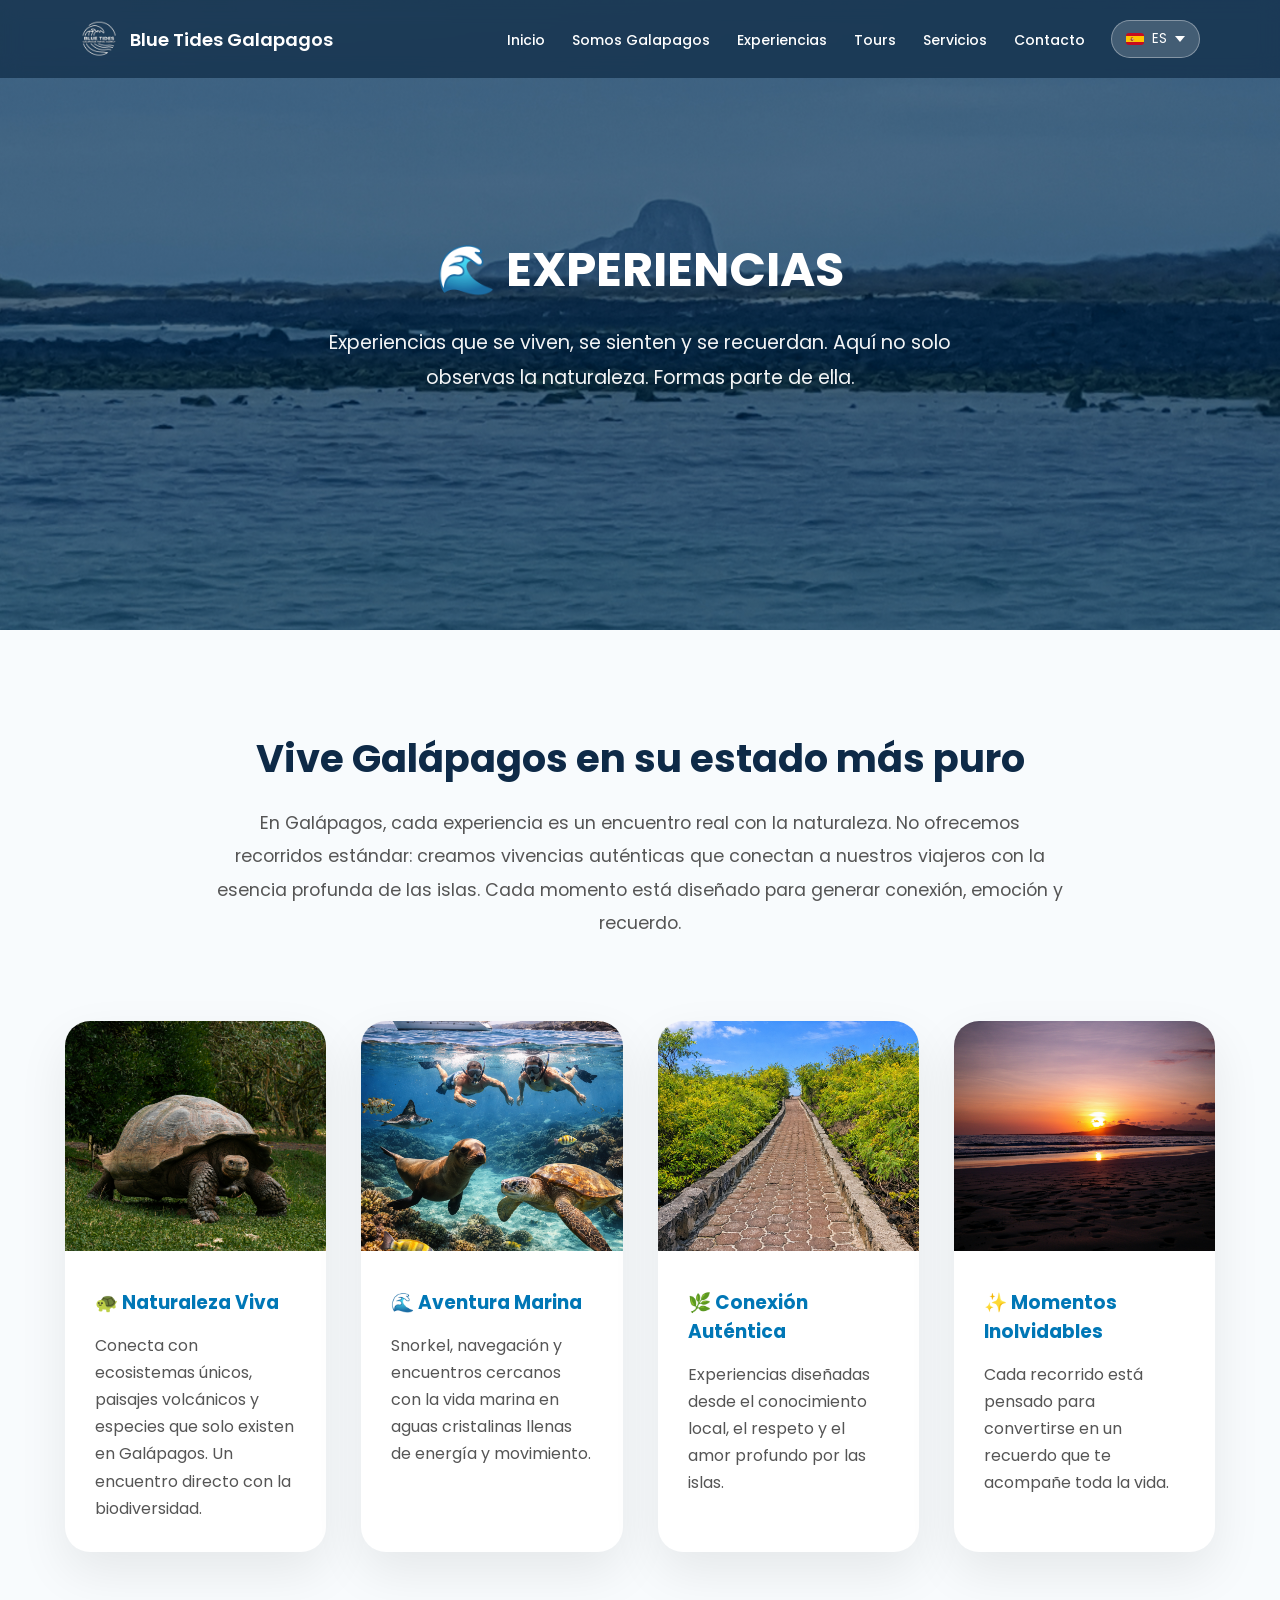
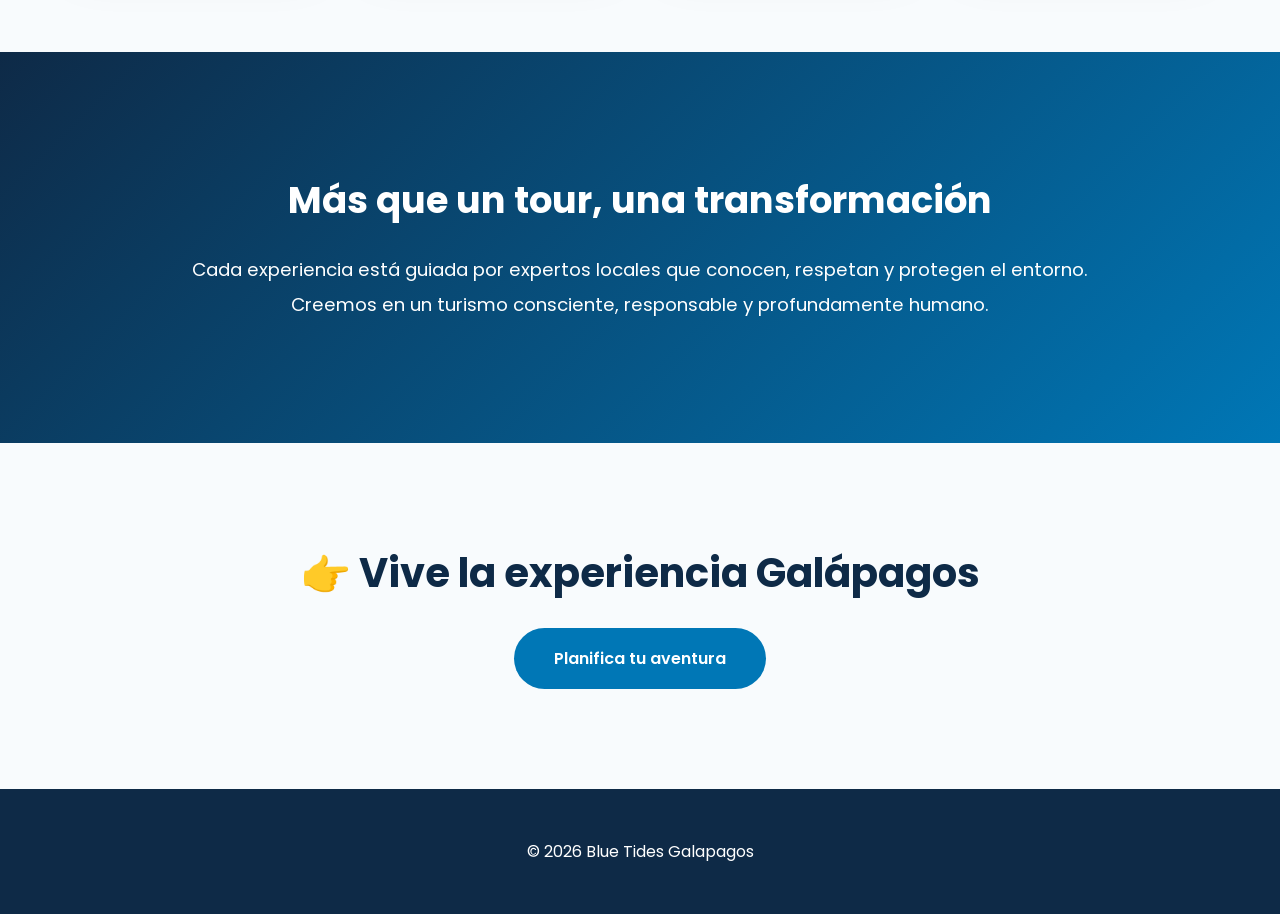
<file: experiencias.html>
<!DOCTYPE html>
<html lang="es">
<head>
<meta charset="UTF-8">
<meta name="viewport" content="width=device-width, initial-scale=1.0">
<title>Experiencias | Blue Tides Galapagos</title>

<link rel="stylesheet" href="css/styles.css">
<link href="https://fonts.googleapis.com/css2?family=Poppins:wght@300;400;500;600;700&display=swap" rel="stylesheet">

<style>

body{
  margin:0;
  font-family:'Poppins',sans-serif;
  background:#f8fbfd;
  color:#333;
}

/* ===== HERO ===== */
.hero-exp{
  height:70vh;
  background:linear-gradient(rgba(0,40,70,0.65), rgba(0,40,70,0.65)),
             url('img/experiencias-hero.jpg') center/cover no-repeat;
  display:flex;
  align-items:center;
  justify-content:center;
  text-align:center;
  color:white;
  padding:0 20px;
}

.hero-exp h1{
  font-size:3rem;
  margin-bottom:20px;
}

.hero-exp p{
  max-width:700px;
  font-size:1.2rem;
  line-height:1.8;
  opacity:.95;
}

/* ===== CONTENEDOR ===== */
.container{
  width:90%;
  max-width:1150px;
  margin:auto;
  padding:100px 0;
}

/* ===== INTRO ===== */
.section-intro{
  text-align:center;
  margin-bottom:80px;
}

.section-intro h2{
  font-size:2.4rem;
  color:#0e2a47;
  margin-bottom:20px;
}

.section-intro p{
  max-width:850px;
  margin:auto;
  line-height:1.9;
  color:#555;
  font-size:1.1rem;
}

/* ===== GRID EXPERIENCIAS ===== */
.exp-grid{
  display:grid;
  grid-template-columns:repeat(auto-fit,minmax(260px,1fr));
  gap:35px;
}

.exp-card{
  background:white;
  border-radius:25px;
  overflow:hidden;
  box-shadow:0 20px 50px rgba(0,0,0,0.08);
  transition:.4s;
}

.exp-card:hover{
  transform:translateY(-10px);
  box-shadow:0 25px 60px rgba(0,0,0,0.12);
}

.exp-card img{
  width:100%;
  height:230px;
  object-fit:cover;
}

.exp-card-content{
  padding:30px;
}

.exp-card-content h3{
  color:#0077b6;
  margin-bottom:15px;
}

.exp-card-content p{
  line-height:1.7;
  color:#555;
}

/* ===== BLOQUE DIFERENCIAL ===== */
.full-highlight{
  background:linear-gradient(135deg,#0e2a47,#0077b6);
  color:white;
  padding:120px 0;
  text-align:center;
}

.full-highlight .content{
  width:90%;
  max-width:900px;
  margin:auto;
}

.full-highlight h2{
  font-size:2.3rem;
  margin-bottom:25px;
}

.full-highlight p{
  font-size:1.15rem;
  line-height:1.9;
}

/* ===== CTA ===== */
.cta{
  text-align:center;
  padding:100px 20px;
}

.cta h2{
  font-size:2.5rem;
  color:#0e2a47;
  margin-bottom:25px;
}

.cta a{
  display:inline-block;
  padding:18px 40px;
  background:#0077b6;
  color:white;
  text-decoration:none;
  border-radius:50px;
  font-weight:600;
  transition:.3s;
}

.cta a:hover{
  background:#005f8d;
  transform:translateY(-5px);
}

/* RESPONSIVE */
@media(max-width:900px){
  .hero-exp h1{
    font-size:2.2rem;
  }
}

</style>
</head>

<body>

<nav class="navbar">
  <div class="logo">
    <img src="img/logo-blue-tides.png">
    <span>Blue Tides Galapagos</span>
  </div>
  
    <ul>
      <li><a href="index.html" data-i18n="nav_home">Inicio</a></li>
      <li><a href="somos-galapagos.html" data-i18n="nav_somos">Somos Galapagos</a></li>
      <li><a href="experiencias.html" data-i18n="nav_experiencias">Experiencias</a></li>
      <li><a href="tours.html" data-i18n="nav_tours">Tours</a></li>
      <li><a href="servicios.html" data-i18n="nav_servicios">Servicios</a></li>
    <!--   <li><a href="#galeria" data-i18n="nav_galeria">Galería</a></li>
     <li><a href="#testimonios" data-i18n="nav_testimonio">Testimonios</a></li>  -->
      <li><a href="#contacto" data-i18n="nav_contact">Contacto</a></li>
      <li class="lang-dropdown">
        <button class="lang-current">
            <img src="img/flags/es.svg" alt="ES">
            <span>ES</span>
            <svg class="arrow" width="10" height="6"><path fill="white" d="M0 0l5 6 5-6"/></svg>
        </button>

        <ul class="lang-menu">
            <li data-lang="es">
            <img src="img/flags/es.svg"> Español
            </li>
            <li data-lang="en">
            <img src="img/flags/gb.svg"> English
            </li>
        </ul>
      </li>

    </ul>
</nav>

<!-- HERO -->
<section class="hero-exp">
  <div>
    <h1>🌊 EXPERIENCIAS</h1>
    <p>
      Experiencias que se viven, se sienten y se recuerdan.
      Aquí no solo observas la naturaleza. Formas parte de ella.
    </p>
  </div>
</section>

<div class="container">

  <div class="section-intro">
    <h2>Vive Galápagos en su estado más puro</h2>
    <p>
      En Galápagos, cada experiencia es un encuentro real con la naturaleza.
      No ofrecemos recorridos estándar: creamos vivencias auténticas que conectan
      a nuestros viajeros con la esencia profunda de las islas.
      Cada momento está diseñado para generar conexión, emoción y recuerdo.
    </p>
  </div>

  <div class="exp-grid">

    <div class="exp-card">
      <img src="img/naturaleza-viva.jpg" alt="">
      <div class="exp-card-content">
        <h3>🐢 Naturaleza Viva</h3>
        <p>
          Conecta con ecosistemas únicos, paisajes volcánicos y especies que solo
          existen en Galápagos. Un encuentro directo con la biodiversidad.
        </p>
      </div>
    </div>

    <div class="exp-card">
      <img src="img/aventura-marina.jpg" alt="">
      <div class="exp-card-content">
        <h3>🌊 Aventura Marina</h3>
        <p>
          Snorkel, navegación y encuentros cercanos con la vida marina en aguas
          cristalinas llenas de energía y movimiento.
        </p>
      </div>
    </div>

    <div class="exp-card">
      <img src="img/conexion-autentica.jpg" alt="">
      <div class="exp-card-content">
        <h3>🌿 Conexión Auténtica</h3>
        <p>
          Experiencias diseñadas desde el conocimiento local, el respeto
          y el amor profundo por las islas.
        </p>
      </div>
    </div>

    <div class="exp-card">
      <img src="img/momentos-inolvidables.jpg" alt="">
      <div class="exp-card-content">
        <h3>✨ Momentos Inolvidables</h3>
        <p>
          Cada recorrido está pensado para convertirse en un recuerdo
          que te acompañe toda la vida.
        </p>
      </div>
    </div>

  </div>

</div>

<section class="full-highlight">
  <div class="content">
    <h2>Más que un tour, una transformación</h2>
    <p>
      Cada experiencia está guiada por expertos locales que conocen,
      respetan y protegen el entorno. Creemos en un turismo consciente,
      responsable y profundamente humano.
    </p>
  </div>
</section>

<section class="cta">
  <h2>👉 Vive la experiencia Galápagos</h2>
  <a href="index.html#contacto">Planifica tu aventura</a>
</section>

<footer style="text-align:center;padding:50px 0;background:#0e2a47;color:white;">
© 2026 Blue Tides Galapagos
</footer>

</body>
</html>
</file>
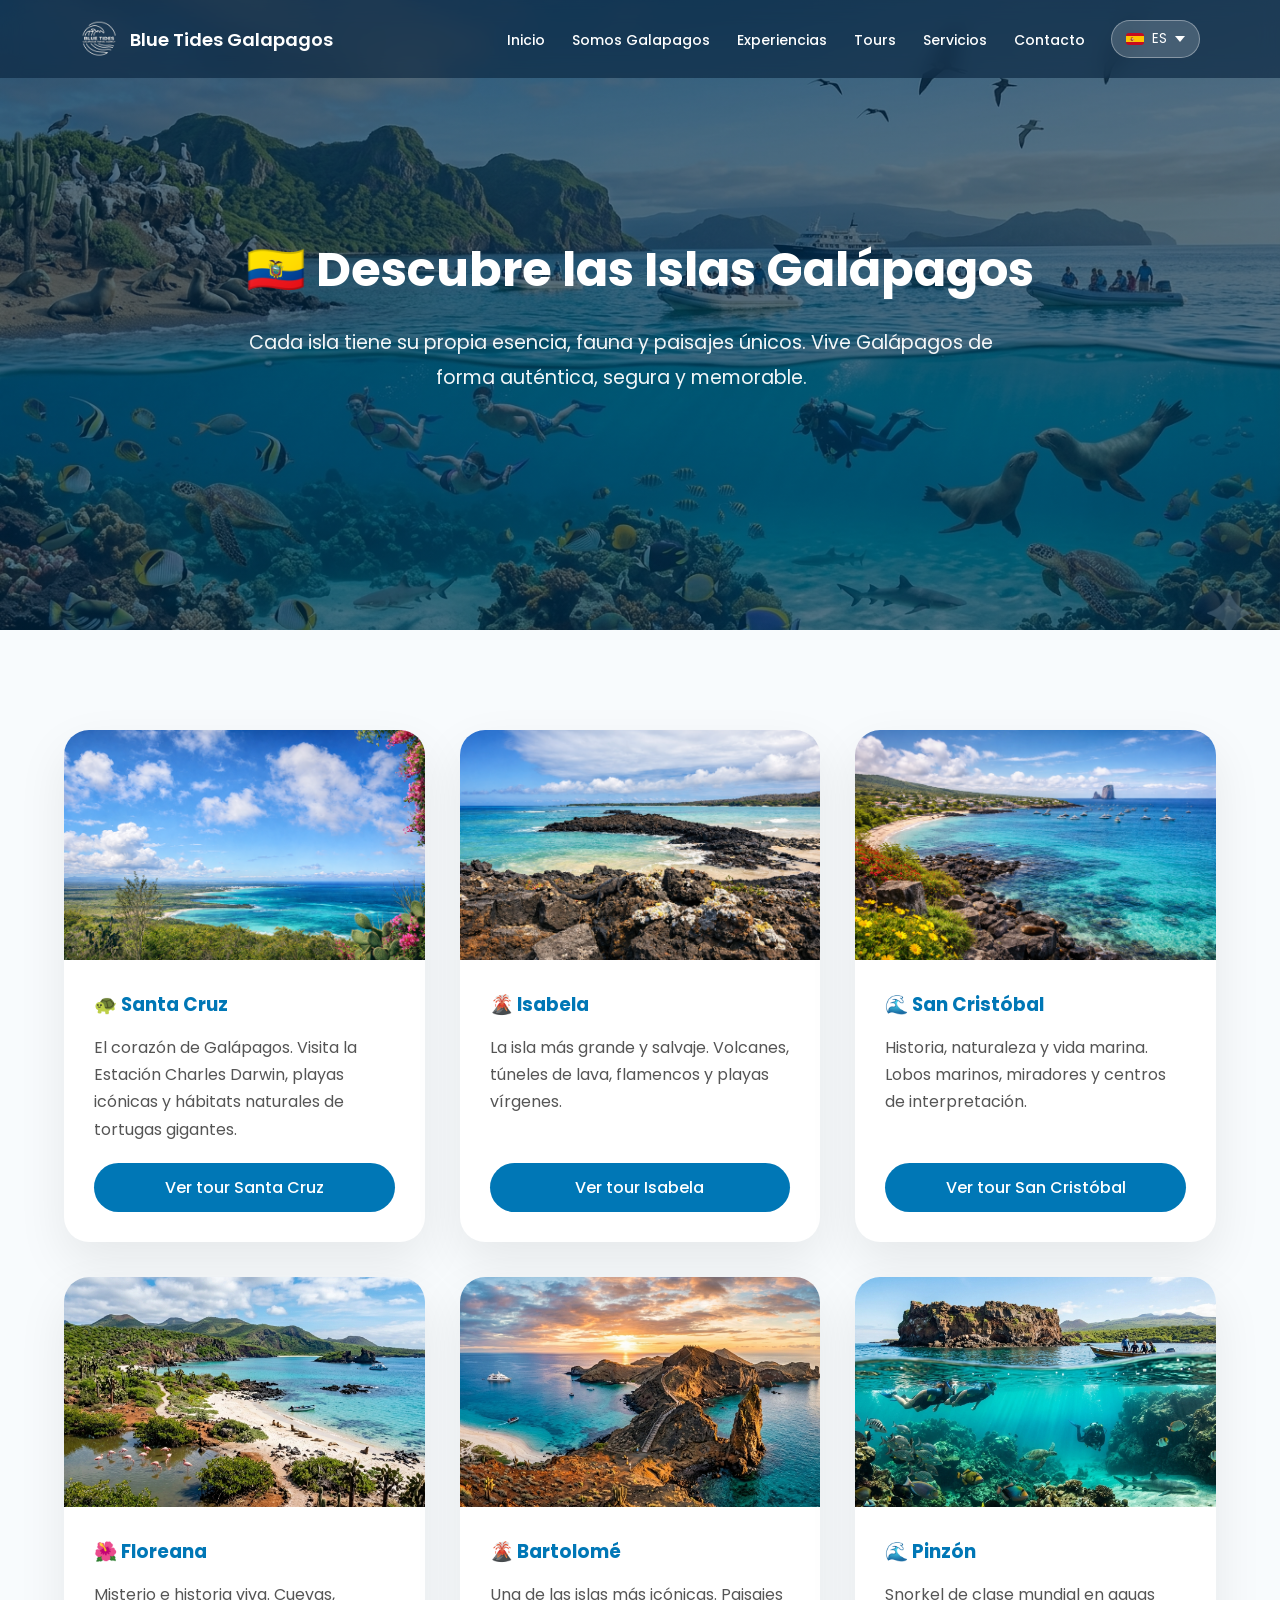
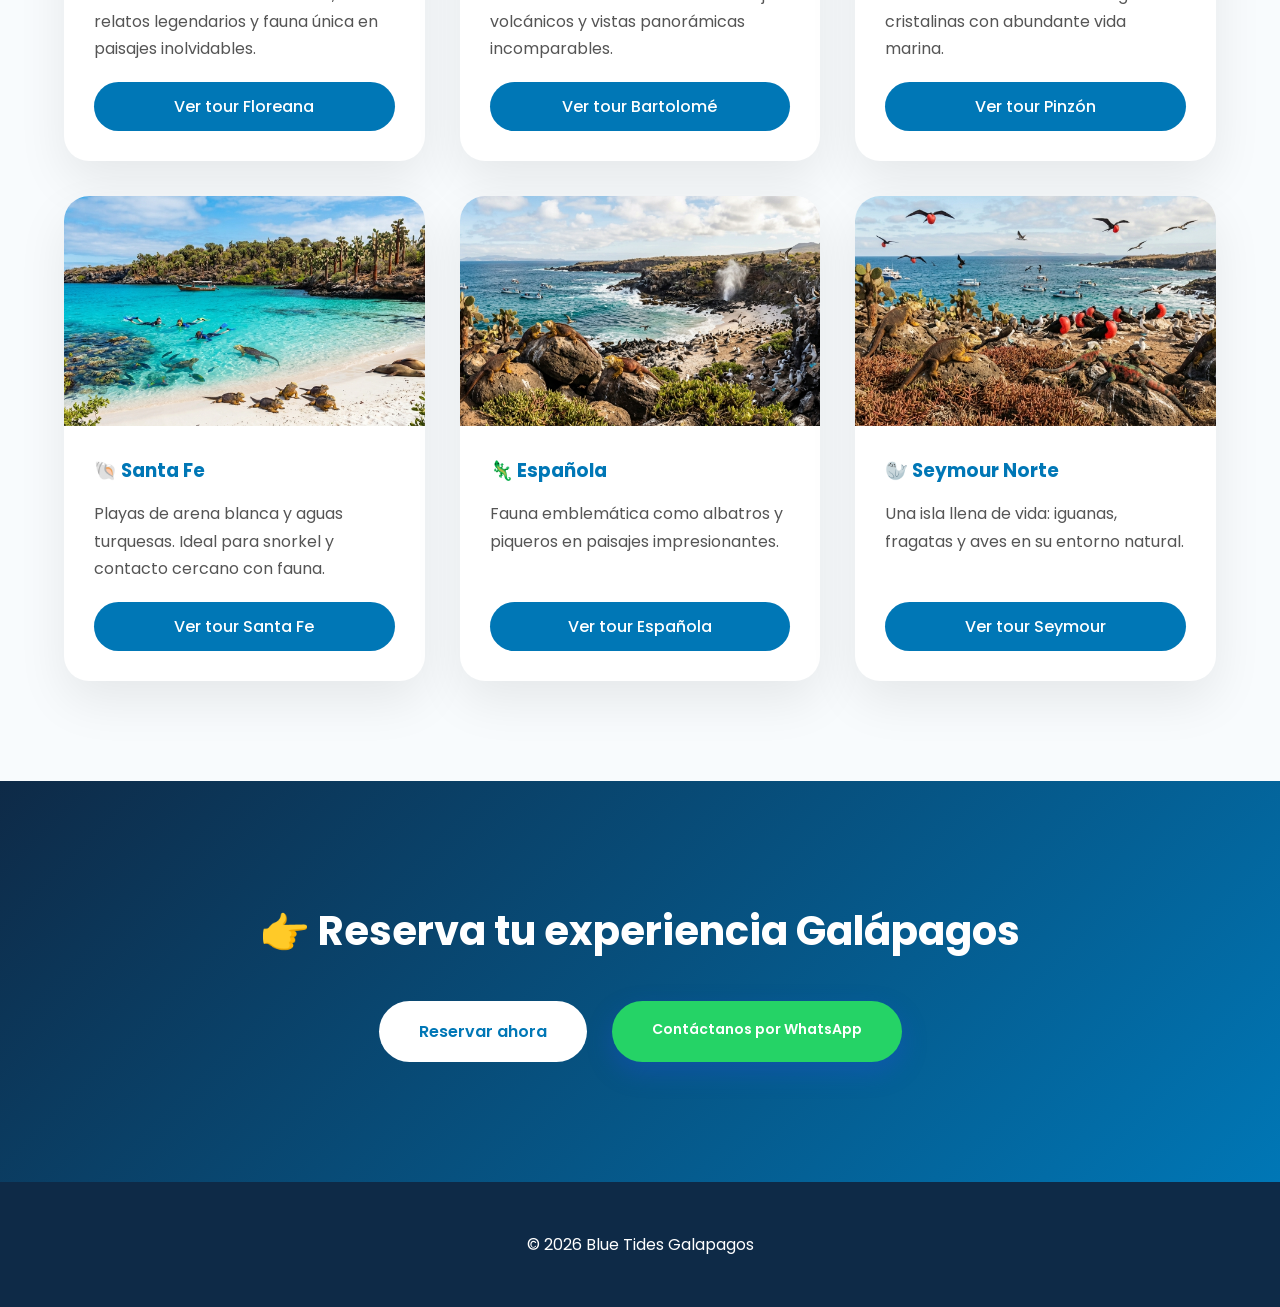
<file: tours.html>
<!DOCTYPE html>
<html lang="es">
<head>
<meta charset="UTF-8">
<meta name="viewport" content="width=device-width, initial-scale=1.0">
<title>Tours | Blue Tides Galapagos</title>

<link rel="stylesheet" href="css/styles.css">
<link href="https://fonts.googleapis.com/css2?family=Poppins:wght@300;400;500;600;700&display=swap" rel="stylesheet">

<style>

body{
  margin:0;
  font-family:'Poppins',sans-serif;
  background:#f8fbfd;
  color:#333;
}

/* ===== HERO ===== */
.hero-tours{
  height:70vh;
  background:linear-gradient(rgba(0,40,70,0.65), rgba(0,40,70,0.65)),
             url('img/tours-hero.jpg') center/cover no-repeat;
  display:flex;
  align-items:center;
  justify-content:center;
  text-align:center;
  color:white;
  padding:0 20px;
}

.hero-tours h1{
  font-size:3rem;
  margin-bottom:20px;
}

.hero-tours p{
  max-width:750px;
  font-size:1.2rem;
  line-height:1.8;
  opacity:.95;
}

/* ===== CONTENEDOR ===== */
.container{
  width:90%;
  max-width:1200px;
  margin:auto;
  padding:100px 0;
}

/* ===== INTRO ===== */
.section-intro{
  text-align:center;
  margin-bottom:80px;
}

.section-intro h2{
  font-size:2.4rem;
  color:#0e2a47;
  margin-bottom:20px;
}

.section-intro p{
  max-width:850px;
  margin:auto;
  line-height:1.9;
  color:#555;
  font-size:1.1rem;
}

/* ===== GRID TOURS ===== */
.tours-grid{
  display:grid;
  grid-template-columns:repeat(auto-fit,minmax(280px,1fr));
  gap:35px;
}

/* ===== CARD ===== */
.tour-card{
  background:white;
  border-radius:25px;
  overflow:hidden;
  box-shadow:0 20px 50px rgba(0,0,0,0.08);
  transition:.4s;
  display:flex;
  flex-direction:column;
}

.tour-card:hover{
  transform:translateY(-10px);
  box-shadow:0 25px 60px rgba(0,0,0,0.12);
}

.tour-card img{
  width:100%;
  height:230px;
  object-fit:cover;
}

.tour-content{
  padding:30px;
  flex:1;
  display:flex;
  flex-direction:column;
}

.tour-content h3{
  color:#0077b6;
  margin-bottom:15px;
}

.tour-content p{
  line-height:1.7;
  color:#555;
  flex:1;
}

/* ===== BOTÓN CARD ===== */
.tour-content a{
  display:inline-block;
  margin-top:20px;
  padding:12px 25px;
  background:#0077b6;
  color:white;
  text-decoration:none;
  border-radius:40px;
  font-weight:500;
  transition:.3s;
  text-align:center;
}

.tour-content a:hover{
  background:#005f8d;
}

/* ===== CTA FINAL ===== */
.cta{
  background:linear-gradient(135deg,#0e2a47,#0077b6);
  color:white;
  text-align:center;
  padding:120px 20px;
}

.cta h2{
  font-size:2.5rem;
  margin-bottom:40px;
}

.cta-buttons{
  display:flex;
  justify-content:center;
  gap:25px;
  flex-wrap:wrap;
}

.cta-buttons a{
  padding:18px 40px;
  border-radius:50px;
  text-decoration:none;
  font-weight:600;
  transition:.3s;
}

.btn-primary{
  background:white;
  color:#0077b6;
}

.btn-primary:hover{
  background:#f0f0f0;
}

.btn-secondary{
  background:#25D366;
  color:white;
}

.btn-secondary:hover{
  opacity:.9;
}

/* RESPONSIVE */
@media(max-width:900px){
  .hero-tours h1{
    font-size:2.2rem;
  }
}

</style>
</head>

<body>

<nav class="navbar">
  <div class="logo">
    <img src="img/logo-blue-tides.png">
    <span>Blue Tides Galapagos</span>
  </div>
  
    <ul>
      <li><a href="index.html" data-i18n="nav_home">Inicio</a></li>
      <li><a href="somos-galapagos.html" data-i18n="nav_somos">Somos Galapagos</a></li>
      <li><a href="experiencias.html" data-i18n="nav_experiencias">Experiencias</a></li>
      <li><a href="tours.html" data-i18n="nav_tours">Tours</a></li>
      <li><a href="servicios.html" data-i18n="nav_servicios">Servicios</a></li>
    <!--   <li><a href="#galeria" data-i18n="nav_galeria">Galería</a></li>
     <li><a href="#testimonios" data-i18n="nav_testimonio">Testimonios</a></li>  -->
      <li><a href="#contacto" data-i18n="nav_contact">Contacto</a></li>
      <li class="lang-dropdown">
        <button class="lang-current">
            <img src="img/flags/es.svg" alt="ES">
            <span>ES</span>
            <svg class="arrow" width="10" height="6"><path fill="white" d="M0 0l5 6 5-6"/></svg>
        </button>

        <ul class="lang-menu">
            <li data-lang="es">
            <img src="img/flags/es.svg"> Español
            </li>
            <li data-lang="en">
            <img src="img/flags/gb.svg"> English
            </li>
        </ul>
      </li>

    </ul>
</nav>

<!-- HERO -->
<section class="hero-tours">
  <div>
    <h1>🇪🇨 Descubre las Islas Galápagos</h1>
    <p>
      Cada isla tiene su propia esencia, fauna y paisajes únicos.
      Vive Galápagos de forma auténtica, segura y memorable.
    </p>
  </div>
</section>

<div class="container">

  <div class="tours-grid">

    <!-- SANTA CRUZ -->
    <div class="tour-card">
      <img src="img/santa-cruz.jpg" alt="">
      <div class="tour-content">
        <h3>🐢 Santa Cruz</h3>
        <p>
          El corazón de Galápagos. Visita la Estación Charles Darwin,
          playas icónicas y hábitats naturales de tortugas gigantes.
        </p>
        <a href="pdf/santa-cruz.pdf" target="_blank">
          Ver tour Santa Cruz
        </a>
      </div>
    </div>

    <!-- ISABELA -->
    <div class="tour-card">
      <img src="img/isabela.jpg" alt="">
      <div class="tour-content">
        <h3>🌋 Isabela</h3>
        <p>
          La isla más grande y salvaje. Volcanes, túneles de lava,
          flamencos y playas vírgenes.
        </p>
        <a href="pdf/isabela.pdf" target="_blank">
          Ver tour Isabela
        </a>
      </div>
    </div>

    <!-- SAN CRISTÓBAL -->
    <div class="tour-card">
      <img src="img/san-cristobal.jpg" alt="">
      <div class="tour-content">
        <h3>🌊 San Cristóbal</h3>
        <p>
          Historia, naturaleza y vida marina. Lobos marinos,
          miradores y centros de interpretación.
        </p>
        <a href="pdf/san-cristobal.pdf" target="_blank">
          Ver tour San Cristóbal
        </a>
      </div>
    </div>

    <!-- FLOREANA -->
    <div class="tour-card">
      <img src="img/floreana.jpg" alt="">
      <div class="tour-content">
        <h3>🌺 Floreana</h3>
        <p>
          Misterio e historia viva. Cuevas, relatos legendarios
          y fauna única en paisajes inolvidables.
        </p>
        <a href="pdf/floreana.pdf" target="_blank">
          Ver tour Floreana
        </a>
      </div>
    </div>

    <!-- BARTOLOMÉ -->
    <div class="tour-card">
      <img src="img/bartolome.jpg" alt="">
      <div class="tour-content">
        <h3>🌋 Bartolomé</h3>
        <p>
          Una de las islas más icónicas. Paisajes volcánicos
          y vistas panorámicas incomparables.
        </p>
        <a href="pdf/bartolome.pdf" target="_blank">
          Ver tour Bartolomé
        </a>
      </div>
    </div>

    <!-- PINZÓN -->
    <div class="tour-card">
      <img src="img/pinzon.jpg" alt="">
      <div class="tour-content">
        <h3>🌊 Pinzón</h3>
        <p>
          Snorkel de clase mundial en aguas cristalinas
          con abundante vida marina.
        </p>
        <a href="pdf/pinzon.pdf" target="_blank">
          Ver tour Pinzón
        </a>
      </div>
    </div>

    <!-- SANTA FE -->
    <div class="tour-card">
      <img src="img/santa-fe.jpg" alt="">
      <div class="tour-content">
        <h3>🐚 Santa Fe</h3>
        <p>
          Playas de arena blanca y aguas turquesas.
          Ideal para snorkel y contacto cercano con fauna.
        </p>
        <a href="pdf/santa-fe.pdf" target="_blank">
          Ver tour Santa Fe
        </a>
      </div>
    </div>

    <!-- ESPAÑOLA -->
    <div class="tour-card">
      <img src="img/espanola.jpg" alt="">
      <div class="tour-content">
        <h3>🦎 Española</h3>
        <p>
          Fauna emblemática como albatros y piqueros
          en paisajes impresionantes.
        </p>
        <a href="pdf/espanola.pdf" target="_blank">
          Ver tour Española
        </a>
      </div>
    </div>

    <!-- SEYMOUR -->
    <div class="tour-card">
      <img src="img/seymour.jpg" alt="">
      <div class="tour-content">
        <h3>🦭 Seymour Norte</h3>
        <p>
          Una isla llena de vida: iguanas, fragatas
          y aves en su entorno natural.
        </p>
        <a href="pdf/seymour.pdf" target="_blank">
          Ver tour Seymour
        </a>
      </div>
    </div>

  </div>

</div>

<section class="cta">
  <h2>👉 Reserva tu experiencia Galápagos</h2>
  <div class="cta-buttons">
    <a href="index.html#contacto" class="btn-primary">Reservar ahora</a>
    <a href="https://wa.me/TUNUMERO" target="_blank" class="btn-secondary">
      Contáctanos por WhatsApp
    </a>
  </div>
</section>

<footer style="text-align:center;padding:50px 0;background:#0e2a47;color:white;">
© 2026 Blue Tides Galapagos
</footer>

</body>
</html>
</file>
<file: css/styles.css>
:root {
  --blue-main: #0a2540;
  --blue-light: #1f4fd8;
  --blue-gradient: linear-gradient(135deg, #0a2540, #123a63);
  --text-light: #ffffff;
  --text-dark: #1a1a1a;
  --bg-light: #f5f7fa;
  --card-bg: #ffffff;
}

* {
  margin: 0;
  padding: 0;
  box-sizing: border-box;
  font-family: 'Poppins', sans-serif;
}

body {
  background-color: var(--bg-light);
  color: var(--text-dark);
}

.hero-header {
  min-height: 100vh;
  background: linear-gradient(rgba(10,37,64,0.65), rgba(10,37,64,0.65)), url('../img/hero-galapagos.jpg');
  background-size: cover;
  background-position: center;
  color: var(--text-light);
}

.navbar {
  display: flex;
  justify-content: space-between;
  align-items: center;
  padding: 20px 80px;
}

.navbar h1 {
  font-size: 22px;
  font-weight: 600;
}

.navbar ul {
  list-style: none;
  display: flex;
  gap: 25px;
  align-items: center;
}

.navbar a {
  color: white;
  text-decoration: none;
  font-size: 14px;
}

.hero-content {
  height: calc(100vh - 80px);
  display: flex;
  flex-direction: column;
  justify-content: center;
  align-items: center;
  text-align: center;
  padding: 0 20px;
}

.hero-content h2 {
  font-size: 48px;
  max-width: 900px;
  margin-bottom: 20px;
}

.hero-content p {
  max-width: 750px;
  font-size: 18px;
  margin-bottom: 35px;
}

.btn-primary {
  background-color: var(--blue-light);
  padding: 14px 38px;
  border-radius: 50px;
  color: white;
  text-decoration: none;
  font-weight: 500;
}

.section {
  padding: 100px 80px;
}

.section-gradient {
  position: relative;
  background:
    linear-gradient(180deg, #f0f6fb 0%, #ffffff 100%);
  overflow: hidden;
}
.section-gradient::after {
  content: "";
  position: absolute;
  bottom: 0;
  left: 0;
  width: 100%;
  height: 120px;
  background: url('../img/wave-white.svg') no-repeat bottom center;
  background-size: cover;
}
.section-gradient::before {
  content: "";
  position: absolute;
  top: 140px;
  left: 0;
  width: 100%;
  height: 420px;
  background: url('../img/waves-soft.png') center / cover no-repeat;
  opacity: 0.35;
  z-index: 0;
}

.section-gradient::before {
  z-index: 0;
}

.section-gradient::after {
  z-index: 2;
}

.section-gradient .section-header,
.section-gradient .cards {
  position: relative;
  z-index: 3;
}

.section-header {
  text-align: center;
  margin-bottom: 60px;
}

.section-header h3 {
  font-size: 36px;
}

.cards {
  display: grid;
  grid-template-columns: repeat(auto-fit, minmax(280px, 1fr));
  gap: 40px;
}

.card {
  background-color: var(--card-bg);
  border-radius: 22px;
  overflow: hidden;
  box-shadow: 0 20px 50px rgba(0,0,0,0.15);
}

.card img {
  width: 100%;
  height: 220px;
  object-fit: cover;
}

.card-content {
  padding: 30px;
}

.card-content h4 {
  font-size: 22px;
  color: var(--blue-main);
  margin-bottom: 15px;
}

.card-content ul {
  list-style: none;
  margin-bottom: 25px;
}

.card-content ul li {
  font-size: 14px;
  margin-bottom: 8px;
}

.about {
  display: grid;
  grid-template-columns: repeat(auto-fit, minmax(300px, 1fr));
  gap: 60px;
}

.about img {
  width: 100%;
  border-radius: 24px;
}

.section-dark {
  background: linear-gradient(135deg, #081b30, #0a2540);
  color: white;
  text-align: center;
}

footer {
  background-color: #081b30;
  color: white;
  text-align: center;
  padding: 40px 20px;
}

@media (max-width: 768px) {
  .navbar { padding: 20px; }
  .section { padding: 80px 20px; }
  .hero-content h2 { font-size: 32px; }
}
.lang-switcher {
  display: flex;
  gap: 8px;
}

.lang-btn {
  background: rgba(255,255,255,0.15);
  border: 1px solid rgba(255,255,255,0.3);
  color: white;
  padding: 6px 12px;
  border-radius: 20px;
  cursor: pointer;
  font-size: 13px;
  transition: all 0.3s ease;
}

.lang-btn:hover {
  background: rgba(255,255,255,0.35);
}

.lang-btn.active {
  background: white;
  color: var(--blue-main);
  font-weight: 600;
}

.tour-card {
  background: white;
  border-radius: 26px;
  overflow: hidden;
  box-shadow: 0 30px 60px rgba(0,0,0,0.18);
}

.card-image {
  position: relative;
}

.card-image img {
  height: 260px;
}

.price {
  background: #4f6df5;
  border-radius: 14px;
  padding: 8px 14px;
  font-size: 16px;
}

.tour-meta span {
  font-size: 13px;
  font-weight: 500;
}

.card-content h4 {
  font-size: 26px;
  font-weight: 600;
  margin: 10px 0 15px;
}

/* ===============================
   BOTONES TOUR PREMIUM
================================ */

.btn-secondary {
  display: inline-block;
  background: linear-gradient(135deg, #1f4fd8, #4f6df5);
  color: white;
  padding: 12px 26px;
  border-radius: 999px;
  font-weight: 600;
  font-size: 14px;
  text-decoration: none;
  transition: all 0.35s ease;
  box-shadow: 0 10px 25px rgba(31,79,216,0.35);
}

.btn-secondary:hover {
  transform: translateY(-3px);
  box-shadow: 0 18px 40px rgba(31,79,216,0.45);
  color: white;
}



.about-image img {
  max-height: 380px;
  object-fit: cover;
}
.cta-actions {
  margin-top: 25px;
}


.lang-select select:hover {
  background-color: rgba(255,255,255,0.28);
}

.lang-select select:focus {
  outline: none;
  border-color: white;
  background-color: rgba(255,255,255,0.35);
}


.tour-meta {
  display: flex;
  flex-direction: column;
  gap: 4px;
  font-size: 13px;
  color: #6b6b6b;
  margin-bottom: 12px;
}

.lang-dropdown {
  position: relative;
}

.lang-current {
  display: flex;
  align-items: center;
  gap: 8px;
  background: rgba(255,255,255,0.15);
  border: 1px solid rgba(255,255,255,0.35);
  color: white;
  padding: 8px 14px;
  border-radius: 24px;
  cursor: pointer;
}

.lang-current img {
  width: 18px;
  border-radius: 3px;
}

.lang-menu li:hover {
  background: #f1f5f9;
}

.lang-menu img {
  width: 18px;
}

.lang-dropdown:hover .lang-menu {
  display: block;
}

.navbar {
  position: fixed;
  top: 0;
  left: 0;
  width: 100%;
  z-index: 999;
  backdrop-filter: blur(10px);
  background: rgba(10,37,64,0.65);
}
.hero-content {
  padding-top: 120px;
}
.lang-current {
  background: rgba(255,255,255,0.18);
  color: white;
}


.lang-menu li {
  color: #0a2540;   /* 🔥 CLAVE */
}

.lang-menu li:hover {
  background: #eef2f7;
}

.card-image {
  position: relative;
}

.price {
  position: absolute;
  top: 16px;
  right: 16px;
  background: #4f6df5;
  color: white;
  padding: 8px 14px;
  border-radius: 14px;
  font-size: 15px;
  font-weight: 600;
}

/* 🔥 HOVER QUE PERDISTE */
.card {
  transition: transform 0.35s ease, box-shadow 0.35s ease;
}

.card:hover {
  transform: translateY(-12px);
  box-shadow: 0 40px 80px rgba(0,0,0,0.25);
}
.logo {
  display: flex;
  align-items: center;
  gap: 12px;
  color: white;
  font-weight: 600;
  font-size: 18px;
}

.logo img {
  height: 38px;
  width: auto;
}


/* --- CORRECCIÓN DEFINITIVA IDIOMAS --- */

/* 1. Ocultar el menú por completo y sacarlo del flujo horizontal */
.lang-menu {
    display: none !important; /* El !important asegura que nada lo muestre antes de tiempo */
    position: absolute;
    top: 100%;
    right: 0;
    border-radius: 12px;
    list-style: none;
    min-width: 150px;
    box-shadow: 0 10px 25px rgba(0,0,0,0.2);
    z-index: 1000;
    padding: 8px 0;
    margin: 0;
    /* Forzamos que los items internos sean una lista vertical */
    flex-direction: column; 
}

/* 2. Mostrar SOLO al hacer hover en el contenedor padre */
.lang-dropdown:hover .lang-menu {
    display: flex !important; /* Cambia a flex para mantener el orden vertical de los LI */
}

/* 3. Ajuste de los items para que no se hereden estilos de la navbar principal */
.lang-menu li {
    display: flex !important;
    align-items: center;
    gap: 10px;
    padding: 10px 20px;
    color: #0a2540 !important; /* Color oscuro para que se vea sobre el fondo blanco */
    cursor: pointer;
    width: 100%;
    transition: background 0.2s;
}

.lang-menu li:hover {
    background: #f1f5f9;
}

/* Asegurar que las imágenes dentro del menú no se deformen */
.lang-menu img {
    width: 18px;
    height: auto;
    display: block;
}

.services-grid {
  display: grid;
  grid-template-columns: repeat(4, 1fr);
  gap: 24px;
  padding: 30px 60px;
}

.services-grid div {
  background: white;
  padding: 26px;
  border-radius: 20px;
  text-align: center;
  font-weight: 600;
  box-shadow: 0 15px 35px rgba(0,0,0,0.12);
  transition: transform 0.3s ease;
}

.services-grid div:hover {
  transform: translateY(-6px);
}


.btn-tour {
  background: linear-gradient(135deg, #1f4fd8, #4f6df5);
  color: white;
  border-radius: 999px;
  padding: 10px 22px;
  font-weight: 600;
  border: none;
  transition: all 0.3s ease;
}

.btn-tour:hover {
  transform: translateY(-2px);
  box-shadow: 0 12px 30px rgba(31,79,216,0.4);
  color: white;
}


/* ===============================
   SERVICES CAROUSEL FIX
================================ */

.services-section {
  position: relative;
  background: linear-gradient(180deg, #f7fbff, #ffffff);
  overflow: hidden;
}

#servicesCarousel {
  max-width: 1200px;
  margin: 0 auto;
}

.carousel-inner {
  padding-bottom: 40px;
}


/* Flechas personalizadas */
.carousel-control-prev,
.carousel-control-next {
  width: 60px;
}

.carousel-control-prev-icon,
.carousel-control-next-icon {
  filter: invert(1);
  opacity: 0.8;
}

/* ===============================
   SERVICES CAROUSEL FIX (REVISADO)
================================ */

.services-section {
    padding: 80px 0;
    background: #f8f9fa;
}

/* Evita que el grid se rompa en pantallas pequeñas */
.services-grid {
    display: grid;
    grid-template-columns: repeat(auto-fit, minmax(200px, 1fr));
    gap: 20px;
    padding: 20px 80px; /* Espacio para que no choque con las flechas */
}

/* Estilo de las cajitas de servicio */
.services-grid div {
    background: white;
    padding: 30px;
    border-radius: 20px;
    text-align: center;
    font-weight: 600;
    color: var(--blue-main);
    box-shadow: 0 10px 30px rgba(0,0,0,0.08);
    transition: all 0.3s ease;
    border: 1px solid rgba(0,0,0,0.05);
}

.services-grid div:hover {
    transform: translateY(-5px);
    box-shadow: 0 15px 35px rgba(31,79,216,0.15);
}

/* Ajuste de flechas para que se vean sobre fondo claro */
.carousel-control-prev-icon,
.carousel-control-next-icon {
    background-color: var(--blue-main); /* Flechas oscuras */
    border-radius: 50%;
    background-size: 60%;
}

/* ===============================
   MAPA FOOTER
================================ */

.footer-map {
  margin-top: 30px;
  width: 100%;
  max-width: 1000px;
  margin-left: auto;
  margin-right: auto;
  border-radius: 18px;
  overflow: hidden;
  box-shadow: 0 20px 40px rgba(0,0,0,0.35);
}

.footer-map iframe {
  width: 100%;
  height: 320px;
  border: 0;
}

/* ===============================
   FOOTER 2 COLUMNAS
================================ */

footer {
  background-color: #081b30;
  color: white;
  padding: 60px 40px;
}

.footer-container {
  max-width: 1200px;
  margin: auto;
  display: grid;
  grid-template-columns: 1.2fr 0.8fr;
  gap: 40px;
  align-items: center;
}

.footer-info {
  text-align: left;
  font-size: 14px;
  line-height: 1.8;
}

/* Responsive */
@media (max-width: 768px) {
  .footer-container {
    grid-template-columns: 1fr;
    text-align: center;
  }

  .footer-info {
    text-align: center;
  }
}

/* ===============================
   CARRUSEL DE SERVICIOS - FIX FINAL
================================ */

/* Asegura que los items no activos estén ocultos (Bootstrap estándar) */
.carousel-item {
    display: none;
    backface-visibility: hidden;
}

.carousel-item.active {
    display: block; /* Solo el activo se muestra */
}

/* Ajuste del Grid dentro del carrusel */
.services-grid {
    display: grid !important; /* Forzamos el grid */
    grid-template-columns: repeat(4, 1fr) !important; /* 4 columnas fijas */
    gap: 20px;
    padding: 20px 80px;
}

/* Estilo de las cajas */
.services-grid div {
    background: white;
    padding: 30px;
    border-radius: 20px;
    text-align: center;
    font-weight: 600;
    color: #0a2540;
    box-shadow: 0 10px 25px rgba(0,0,0,0.08);
}

/* Flechas: hacerlas visibles porque el fondo es claro */
.carousel-control-prev-icon,
.carousel-control-next-icon {
    filter: invert(1) grayscale(100) brightness(0.5); /* Esto pone las flechas oscuras */
}

/* NAVBAR LINKS */
.navbar ul li a {
  position: relative;
  text-decoration: none;
  color: white;
  font-weight: 500;
  padding: 8px 1px;
  transition: all 0.3s ease;
}

/* Hover efecto subrayado animado */
.navbar ul li a::after {
  content: "";
  position: absolute;
  left: 0;
  bottom: 0;
  width: 0%;
  height: 2px;
  background: #00c6ff;
  transition: width 0.3s ease;
}

.navbar ul li a:hover {
  color: #00c6ff;
}

.navbar ul li a:hover::after {
  width: 100%;
}

/* ACTIVE */
.navbar ul li a.active {
  color: #00c6ff;
}

.navbar ul li a.active::after {
  width: 100%;
}

.about-buttons {
  margin-top: 25px;
  display: flex;
  gap: 15px;
  flex-wrap: wrap;
}

.btn-whatsapp {
  background: #25D366;
  color: white;
  padding: 12px 20px;
  border-radius: 30px;
  text-decoration: none;
  font-weight: 500;
  transition: all 0.3s ease;
}

.btn-whatsapp:hover {
  background: #1ebe5d;
  transform: translateY(-2px);
}

/* Mejora del btn-primary si quieres efecto premium */
.btn-primary {
  padding: 12px 22px;
  border-radius: 30px;
  text-decoration: none;
  font-weight: 500;
  transition: all 0.3s ease;
}

.btn-primary:hover {
  transform: translateY(-2px);
}
</file>
